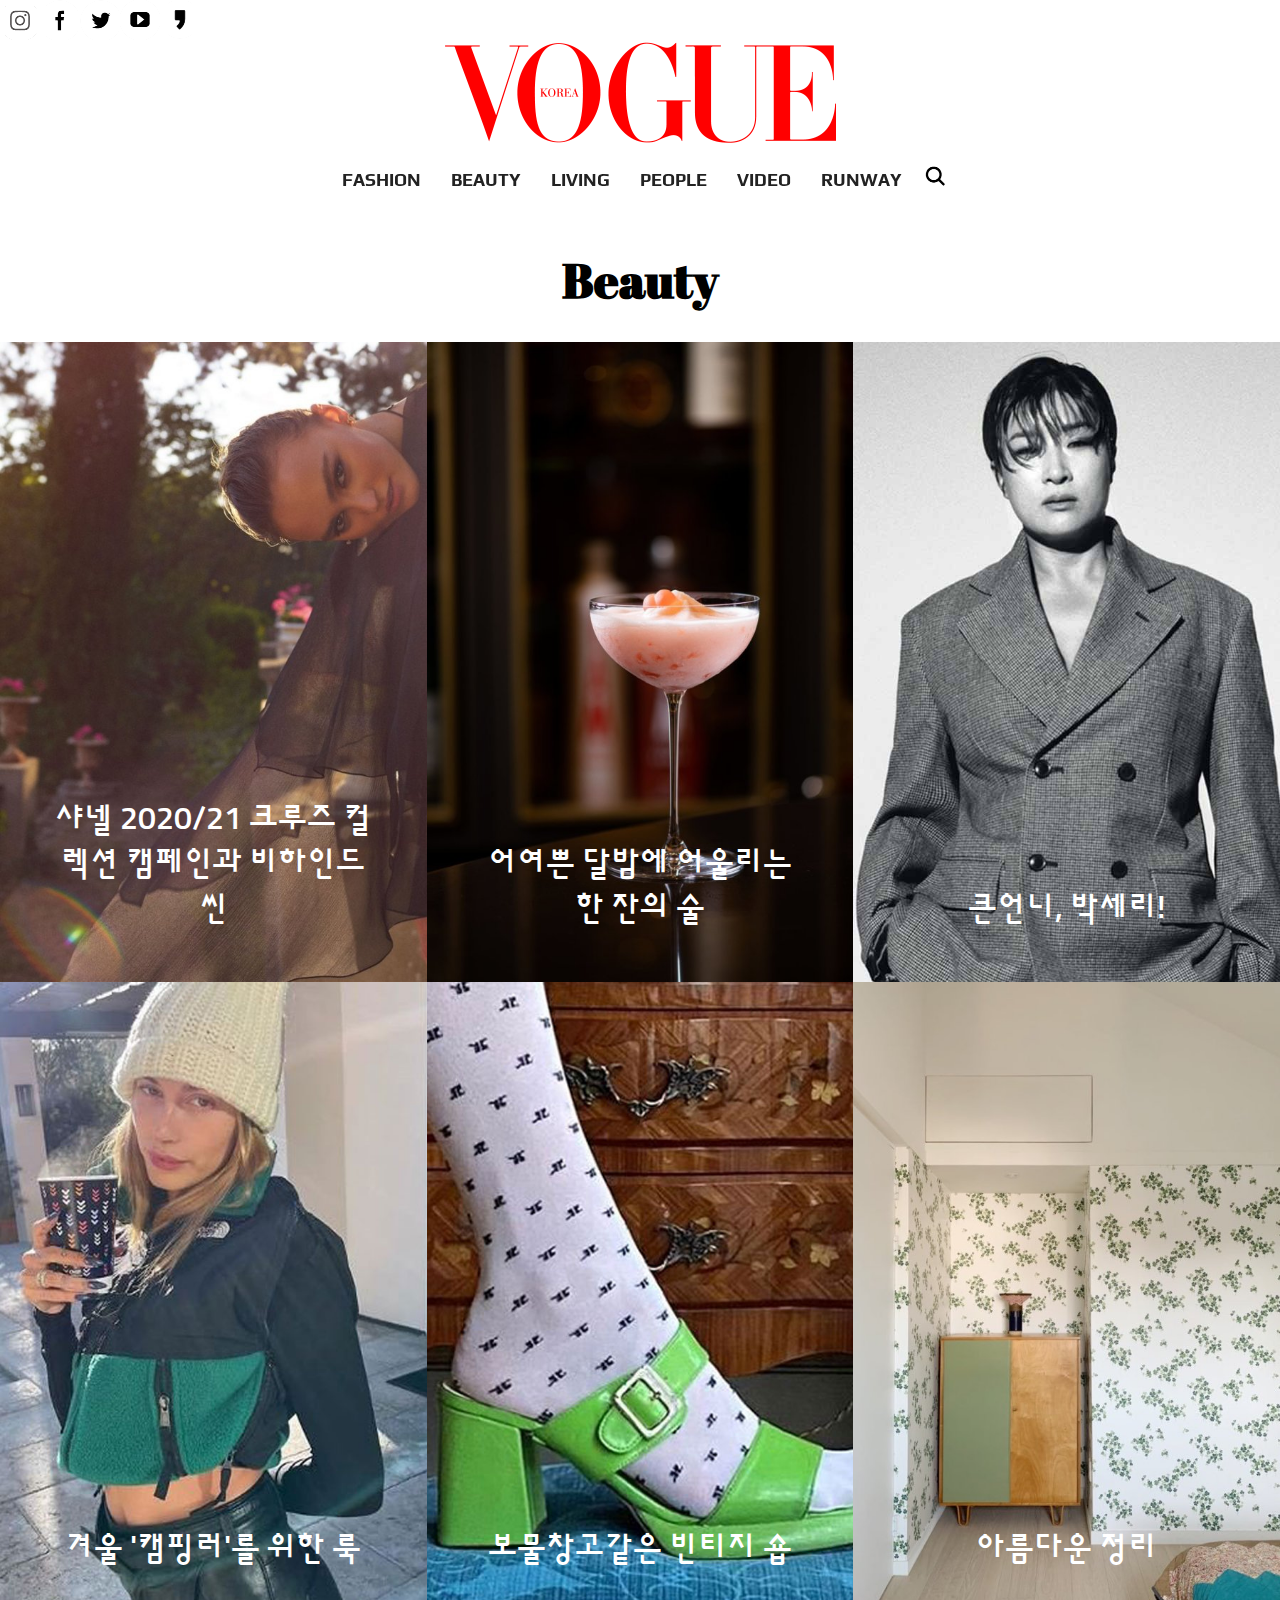
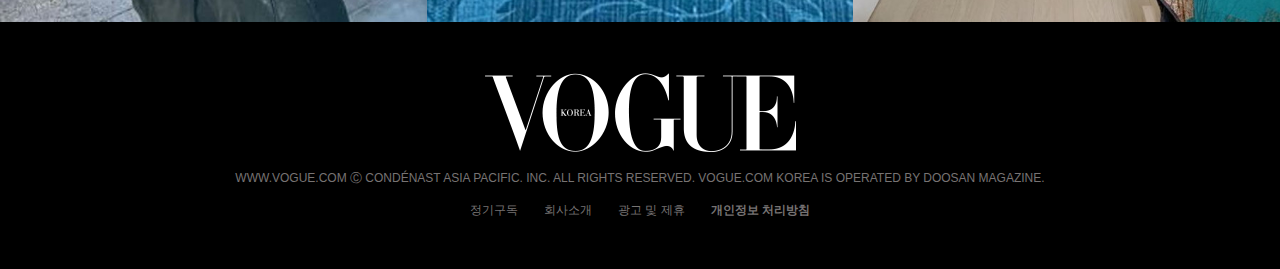
<file: beauty.html>
<!DOCTYPE html>
<html lang="ko">

<head>
    <meta charset="UTF-8">
    <meta name="viewport" content="width=device-width, initial-scale=1.0">
    <link rel="stylesheet" href="css/subpage.css">
    <link rel="stylesheet" href="css/mediaQuery.css">
    <title>BEAUTY</title>
    <script src="js/jquery-3.4.1.min.js"></script>
    <script src="js/jquery-ui.min.js"></script>
    <script src="js/main.js"></script>   
    <script src="js/link.js"></script>
</head>

<body>
    <!--퀵메뉴-->
    <div class="to_top">
        <a href="#" class="top">
            <span class="top_text">TOP</span>
        </a>
    </div>



    <!--헤더영역-->
    <header class="clb">
        <!--sns영역-->
        <div class="sns">
            <ul class="snslink">
                <li><a href=""><span class="ir">인스타</span></a></li>
                <li><a href=""><span class="ir">페이스북</span></a></li>
                <li><a href=""><span class="ir">트위터</span></a></li>
                <li><a href=""><span class="ir">유튜브</span></a></li>
                <li><a href=""><span class="ir">카카오스토리</span></a></li>
            </ul>
        </div>

        <!--로고영역-->
        <div class="logo">
            <h1>
                <a href="">
                    <img src="images/vogue_logo_red.png" alt="보그코리아 로고">
                </a>
            </h1>
        </div>

        <!--GNB영역-->
        <div class="gnb_wrap">
            <nav>
                <ul class="gnb clb">
                    <li><a href="">FASHION</a></li>
                    <li><a href="">BEAUTY</a></li>
                    <li><a href="">LIVING</a></li>
                    <li><a href="">PEOPLE</a></li>
                    <li><a href="">VIDEO</a></li>
                    <li><a href="">RUNWAY</a></li>
                    <button class="Magnifier">
                        <img src="images/Magnifier.png" alt="검색버튼">
                        <img src="images/Magnifier_red.png" alt="검색버튼">
                    </button>
                </ul>
            </nav>
            <button id="ham">≡</button>
        </div>

        <!--1.4.모바일용 검색박스-->
        <div class="mos">
            <div class="mwrap">
                <div id="search">
                    <input type="text">
                </div>
                <button id="sbtn">
                    <img src="images/Magnifier_white.png" alt="검색버튼">
                </button>
            </div>
        </div>
    </header>

    <!--1.5.모바일용 메뉴박스-->
    <div class="mognb">
        <!--모바일네비게이션-->
        <nav id="mognb">
            <ul>
                <li>
                    <a href="#">FASHION</a>
                </li>
                <li>
                    <a href="#">BEAUTY</a>
                </li>
                <li>
                    <a href="#">LIVING</a>
                </li>
                <li>
                    <a href="#">PEOPLE</a>
                </li>
                <li>
                    <a href="#">VIDEO</a>
                </li>
                <li>
                    <a href="#">RUNWAY</a>
                </li>
            </ul>
        </nav>
        <!--sns링크 아이콘 박스-->
        <!--sns영역-->
        
            <ul class="snsico">
                <li><a href=""><span class="ir">인스타</span></a></li>
                <li><a href=""><span class="ir">페이스북</span></a></li>
                <li><a href=""><span class="ir">트위터</span></a></li>
                <li><a href=""><span class="ir">유튜브</span></a></li>
                <li><a href=""><span class="ir">카카오스토리</span></a></li>
            </ul>
        
        <!--매거진박스-->
        <figure class="magbox">
            <a href="#">
                <img src="images/mobmag.jpg" alt="보그잡지표지" class="mag">
            </a>
            <figcaption>
                정기구독을 신청하면 최대 30% 할인혜택을 드립니다!
            </figcaption>
            <button class="magbtn">정기구독 신청</button>
        </figure>
        <!--하단링크박스-->
        <ul class="moblink">
            <li>
                <a href="#">회사소개 /</a>
                <a href="#">광고 및 제휴 /</a>
            </li>
            <li>
                <a href="#"><strong>개인정보 처리방침</strong></a>
            </li>
        </ul>
    </div>
    
    <!--inbox area-->
    <div class="wrap inbox">


        <!--컨텐츠영역-->
        <section class="cont mt">
           <div class="sub_title">
                <h2>Beauty</h2>
            </div>
           
            <ul class="contlist">
                <li class="hover">
                    <a href="http://www.naver.com">
                        <img src="images/cont1.jpg" alt="컨텐츠1">
                        <span class="text">샤넬 2020/21 크루즈 컬렉션 캠페인과 비하인드 씬</span>
                        <!--hover 시 boder변경-->
                        <div class="boder"></div>
                    </a>
                </li>
                <li class="hover">
                    <a href=""><img src="images/cont2.jpg" alt="컨텐츠2">
                        <span class="text">어여쁜 달밤에 어울리는 한 잔의 술</span>
                        <!--hover 시 boder변경-->
                        <div class="boder"></div>
                    </a>
                </li>
                <li class="hover">
                    <a href=""><img src="images/cont3.jpg" alt="컨텐츠3">
                        <span class="text">큰언니, 박세리!</span>
                        <!--hover 시 boder변경-->
                        <div class="boder"></div>
                    </a>
                </li>
            </ul>
            
            <ul class="contlist">
                <li class="hover">
                    <a href="">
                        <img src="images/cont4.jpg" alt="컨텐츠1">
                        <span class="text">겨울 '캠핑러'를 위한 룩</span>
                        <!--hover 시 boder변경-->
                        <div class="boder"></div>
                    </a>
                </li>
                <li class="hover">
                    <a href="">
                        <img src="images/cont5.jpg" alt="컨텐츠2">
                        <span class="text">보물창고같은 빈티지 숍</span>
                        <!--hover 시 boder변경-->
                        <div class="boder"></div>
                    </a>
                </li>
                <li class="hover">
                    <a href=""><img src="images/cont6.jpg" alt="컨텐츠3">
                        <span class="text">아름다운 정리</span>
                        <!--hover 시 boder변경-->
                        <div class="boder"></div>
                    </a>
                </li>
            </ul>
        </section>


        <!--푸터영역-->
        <footer>
            <div class="logo">
                <img src="images/footer_logo.png" alt="보그코리아로고">
            </div>
            <address class="foot1">WWW.VOGUE.COM Ⓒ CONDÉNAST ASIA PACIFIC. INC. ALL RIGHTS RESERVED. VOGUE.COM KOREA IS OPERATED BY DOOSAN MAGAZINE.</address>
            <ul class="foot2">
                <li><a href="">정기구독</a></li>
                <li><a href="">회사소개</a></li>
                <li><a href="">광고 및 제휴</a></li>
                <li><a href=""><b>개인정보 처리방침</b></a></li>
            </ul>
        </footer>

    </div>

</body>

</html>
</file>
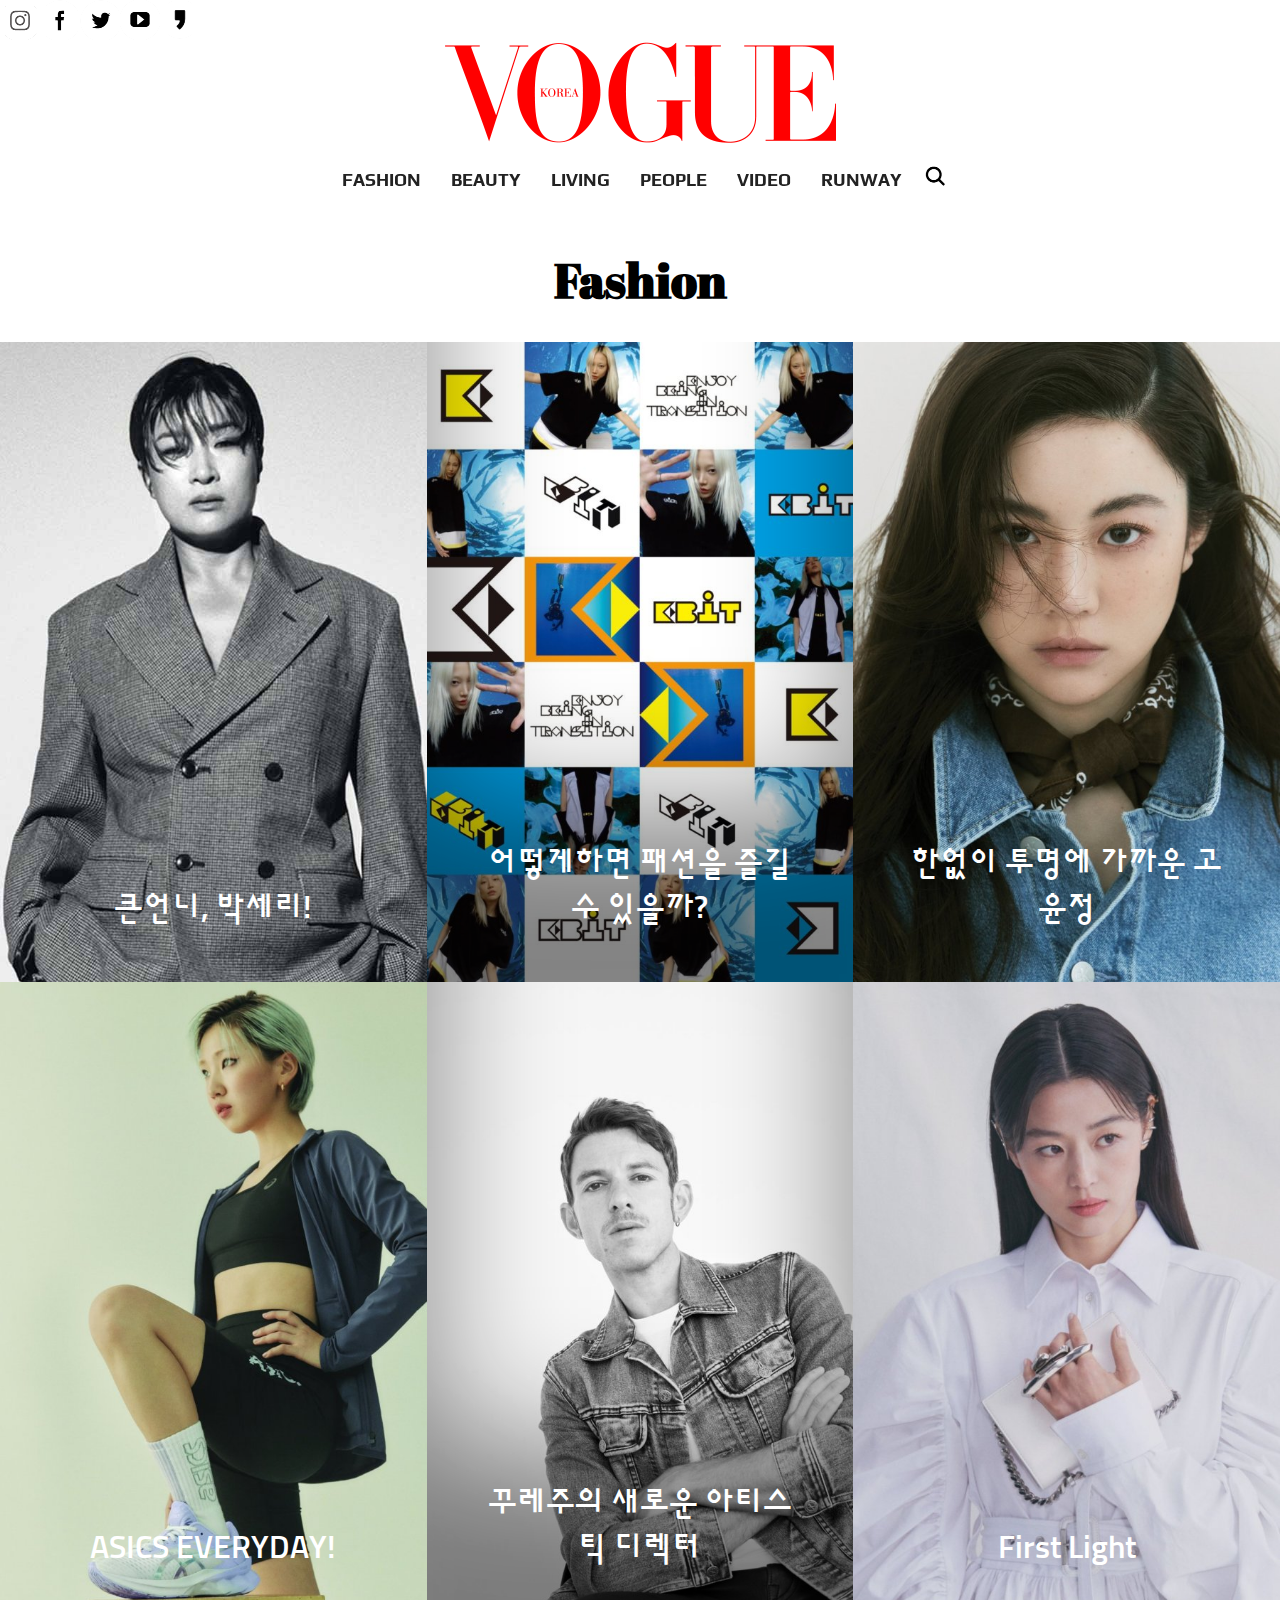
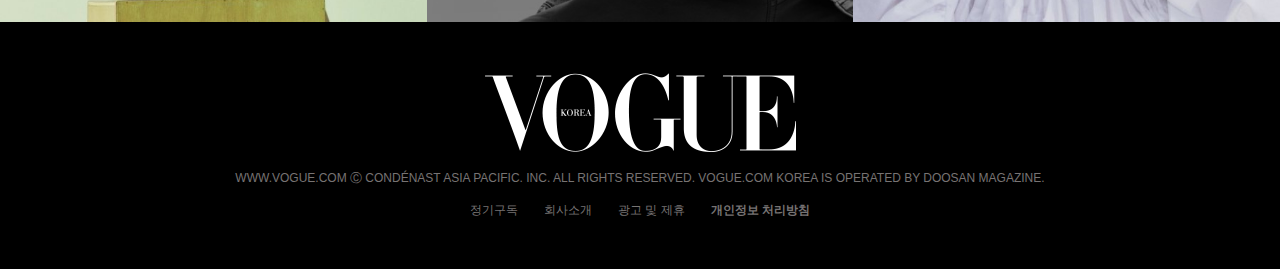
<file: fashion.html>
<!DOCTYPE html>
<html lang="ko">

<head>
    <meta charset="UTF-8">
    <meta name="viewport" content="width=device-width, initial-scale=1.0">
    <link rel="stylesheet" href="css/subpage.css">
    <link rel="stylesheet" href="css/mediaQuery.css">
    <title>FASHION</title>
    <script src="js/jquery-3.4.1.min.js"></script>
    <script src="js/jquery-ui.min.js"></script>
    <script src="js/main.js"></script>   
    <script src="js/link.js"></script>
</head>

<body>
    <!--퀵메뉴-->
    <div class="to_top">
        <a href="#" class="top">
            <span class="top_text">TOP</span>
        </a>
    </div>



    <!--헤더영역-->
    <header class="clb">
        <!--sns영역-->
        <div class="sns">
            <ul class="snslink">
                <li><a href=""><span class="ir">인스타</span></a></li>
                <li><a href=""><span class="ir">페이스북</span></a></li>
                <li><a href=""><span class="ir">트위터</span></a></li>
                <li><a href=""><span class="ir">유튜브</span></a></li>
                <li><a href=""><span class="ir">카카오스토리</span></a></li>
            </ul>
        </div>

        <!--로고영역-->
        <div class="logo">
            <h1>
                <a href="">
                    <img src="images/vogue_logo_red.png" alt="보그코리아 로고">
                </a>
            </h1>
        </div>

       <!--GNB영역-->
        <div class="gnb_wrap">
            <nav>
                <ul class="gnb clb">
                    <li><a href="">FASHION</a></li>
                    <li><a href="">BEAUTY</a></li>
                    <li><a href="">LIVING</a></li>
                    <li><a href="">PEOPLE</a></li>
                    <li><a href="">VIDEO</a></li>
                    <li><a href="">RUNWAY</a></li>
                    <button class="Magnifier">
                        <img src="images/Magnifier.png" alt="검색버튼">
                        <img src="images/Magnifier_red.png" alt="검색버튼">
                    </button>
                </ul>
            </nav>
            <button id="ham">≡</button>
        </div>

        <!--1.4.모바일용 검색박스-->
        <div class="mos">
            <div class="mwrap">
                <div id="search">
                    <input type="text">
                </div>
                <button id="sbtn">
                    <img src="images/Magnifier_white.png" alt="검색버튼">
                </button>
            </div>
        </div>
    </header>

    <!--1.5.모바일용 메뉴박스-->
    <div class="mognb">
        <!--모바일네비게이션-->
        <nav id="mognb">
            <ul>
                <li>
                    <a href="#">FASHION</a>
                </li>
                <li>
                    <a href="#">BEAUTY</a>
                </li>
                <li>
                    <a href="#">LIVING</a>
                </li>
                <li>
                    <a href="#">PEOPLE</a>
                </li>
                <li>
                    <a href="#">VIDEO</a>
                </li>
                <li>
                    <a href="#">RUNWAY</a>
                </li>
            </ul>
        </nav>
        <!--sns링크 아이콘 박스-->
        <!--sns영역-->
        
            <ul class="snsico">
                <li><a href=""><span class="ir">인스타</span></a></li>
                <li><a href=""><span class="ir">페이스북</span></a></li>
                <li><a href=""><span class="ir">트위터</span></a></li>
                <li><a href=""><span class="ir">유튜브</span></a></li>
                <li><a href=""><span class="ir">카카오스토리</span></a></li>
            </ul>
        
        <!--매거진박스-->
        <figure class="magbox">
            <a href="#">
                <img src="images/mobmag.jpg" alt="보그잡지표지" class="mag">
            </a>
            <figcaption>
                정기구독을 신청하면 최대 30% 할인혜택을 드립니다!
            </figcaption>
            <button class="magbtn">정기구독 신청</button>
        </figure>
        <!--하단링크박스-->
        <ul class="moblink">
            <li>
                <a href="#">회사소개 /</a>
                <a href="#">광고 및 제휴 /</a>
            </li>
            <li>
                <a href="#"><strong>개인정보 처리방침</strong></a>
            </li>
        </ul>
    </div>
    
    
    <!--inbox area-->
    <div class="wrap inbox">


        <!--컨텐츠영역-->
        <section class="cont mt">
           <div class="sub_title">
                <h2>Fashion</h2>
            </div>
           
            <ul class="contlist">
                <li class="hover">
                    <a href=""><img src="images/cont3.jpg" alt="컨텐츠3">
                        <span class="text">큰언니, 박세리!</span>
                        <!--hover 시 boder변경-->
                        <div class="boder"></div>
                    </a>
                </li>
                <li class="hover">
                    <a href="">
                        <img src="images/fash2.jpg" alt="컨텐츠1" >
                        <div class="shadow"></div>
                        <span class="text">어떻게하면 패션을 즐길 수 있을까?</span>
                        <!--hover 시 boder변경-->
                        <div class="boder"></div>
                    </a>
                </li>
                <li class="hover">
                    <a href=""><img src="images/fash3.jpg" alt="컨텐츠2">
                        <span class="text">한없이 투명에 가까운 고윤정</span>
                        <!--hover 시 boder변경-->
                        <div class="boder"></div>
                    </a>
                </li>
            </ul>
            
            <ul class="contlist">
                <li class="hover">
                    <a href="">
                        <img src="images/fash4.jpg" alt="컨텐츠1">
                        <span class="text">ASICS EVERYDAY!</span>
                        <!--hover 시 boder변경-->
                        <div class="boder"></div>
                    </a>
                </li>
                <li class="hover">
                    <a href="">
                        <img src="images/fash5.jpg" alt="컨텐츠2">
                        <div class="shadow"></div>
                        <span class="text">꾸레주의 새로운 아티스틱 디렉터</span>
                        <!--hover 시 boder변경-->
                        <div class="boder"></div>
                    </a>
                </li>
                <li class="hover">
                    <a href=""><img src="images/fash6.jpg" alt="컨텐츠3">
                        <span class="text">First Light</span>
                        <!--hover 시 boder변경-->
                        <div class="boder"></div>
                    </a>
                </li>
            </ul>
        </section>


        <!--푸터영역-->
        <footer>
            <div class="logo">
                <img src="images/footer_logo.png" alt="보그코리아로고">
            </div>
            <address class="foot1">WWW.VOGUE.COM Ⓒ CONDÉNAST ASIA PACIFIC. INC. ALL RIGHTS RESERVED. VOGUE.COM KOREA IS OPERATED BY DOOSAN MAGAZINE.</address>
            <ul class="foot2">
                <li><a href="">정기구독</a></li>
                <li><a href="">회사소개</a></li>
                <li><a href="">광고 및 제휴</a></li>
                <li><a href=""><b>개인정보 처리방침</b></a></li>
            </ul>
        </footer>

    </div>

</body>

</html>
</file>
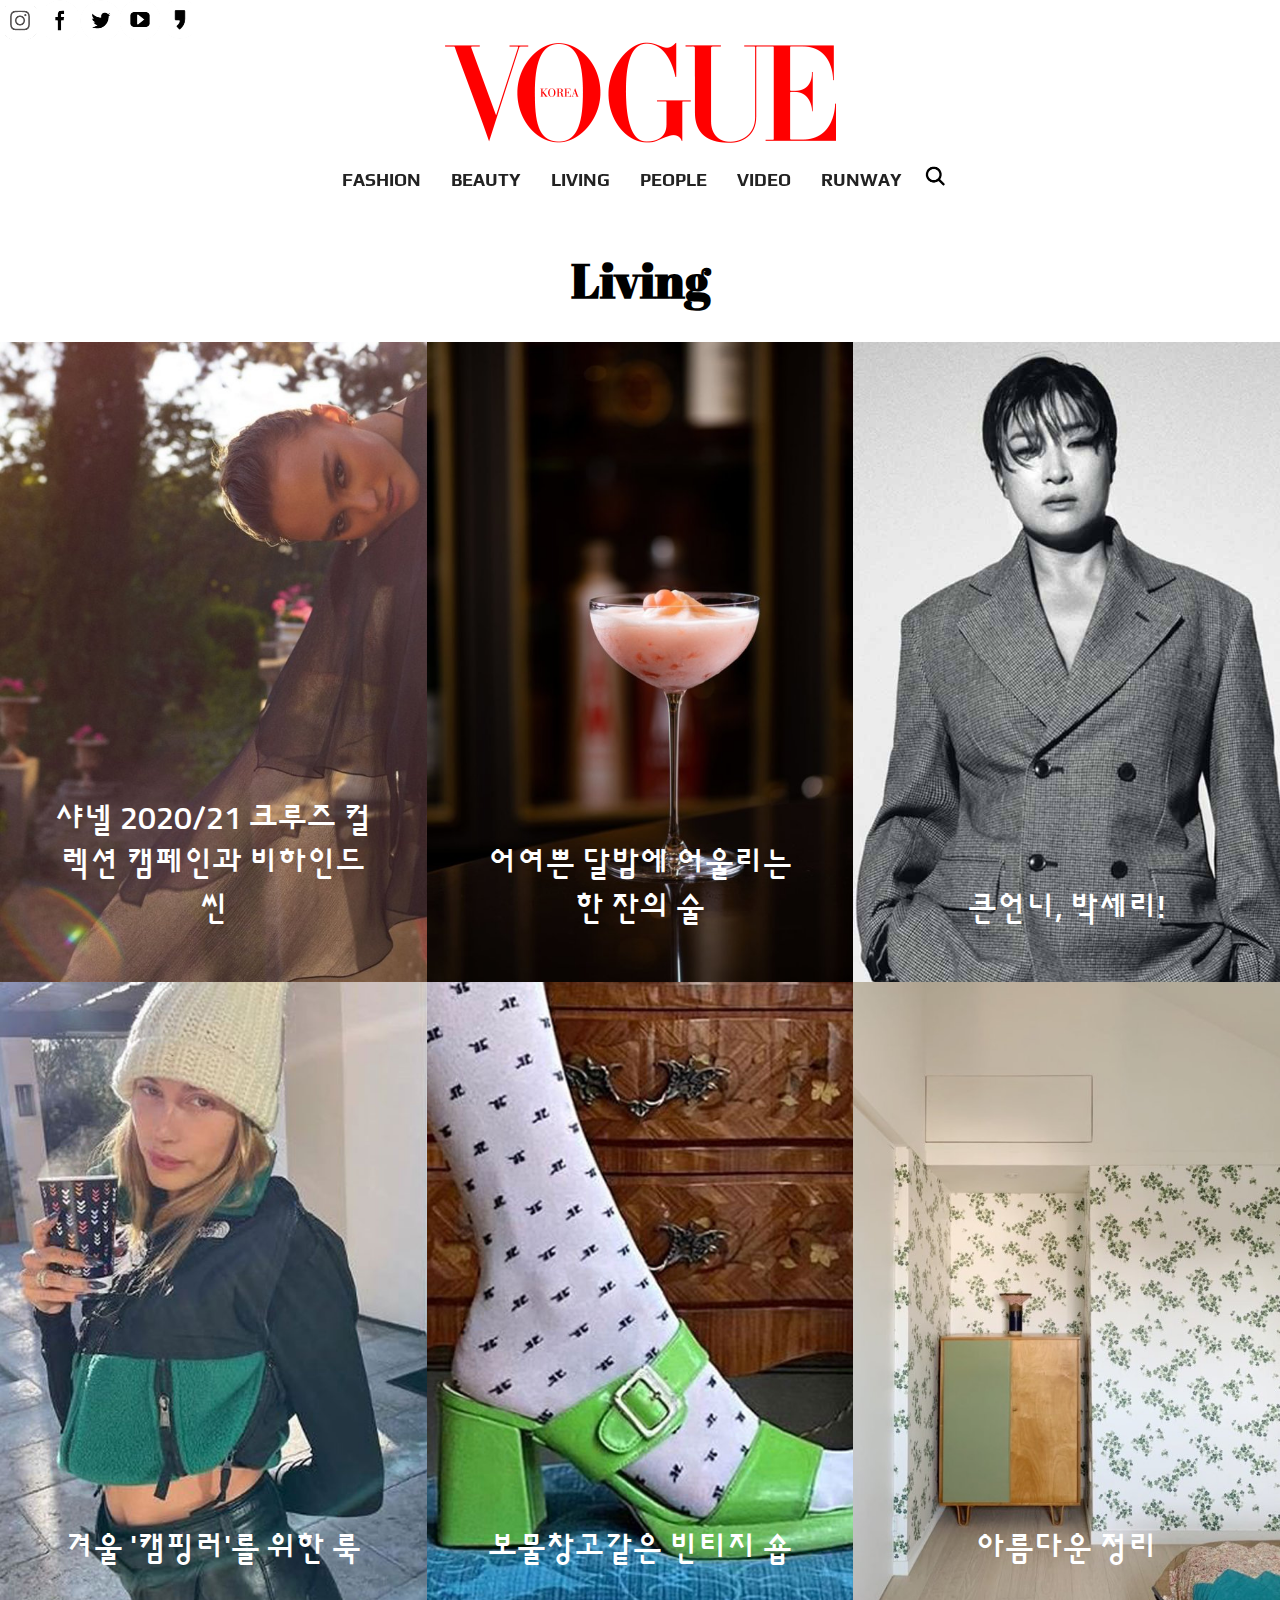
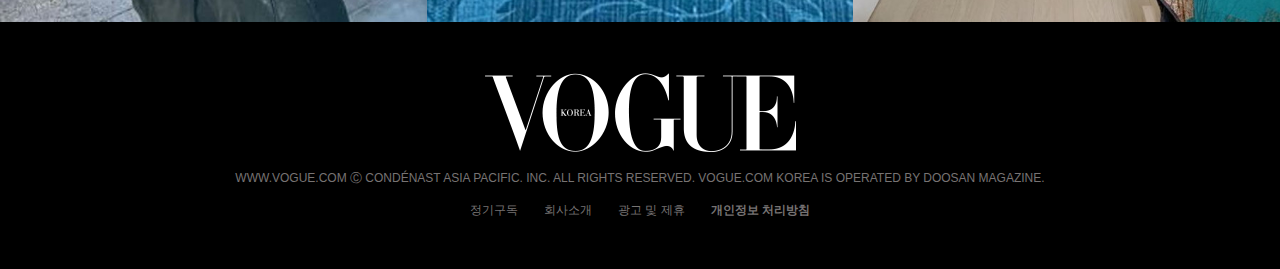
<file: living.html>
<!DOCTYPE html>
<html lang="ko">

<head>
    <meta charset="UTF-8">
    <meta name="viewport" content="width=device-width, initial-scale=1.0">
    <link rel="stylesheet" href="css/subpage.css">
    <link rel="stylesheet" href="css/mediaQuery.css">
    <title>LIVING</title>
    <script src="js/jquery-3.4.1.min.js"></script>
    <script src="js/jquery-ui.min.js"></script>
    <script src="js/main.js"></script>   
    <script src="js/link.js"></script>
</head>

<body>
    <!--퀵메뉴-->
    <div class="to_top">
        <a href="#" class="top">
            <span class="top_text">TOP</span>
        </a>
    </div>



    <!--헤더영역-->
    <header class="clb">
        <!--sns영역-->
        <div class="sns">
            <ul class="snslink">
                <li><a href=""><span class="ir">인스타</span></a></li>
                <li><a href=""><span class="ir">페이스북</span></a></li>
                <li><a href=""><span class="ir">트위터</span></a></li>
                <li><a href=""><span class="ir">유튜브</span></a></li>
                <li><a href=""><span class="ir">카카오스토리</span></a></li>
            </ul>
        </div>

        <!--로고영역-->
        <div class="logo">
            <h1>
                <a href="">
                    <img src="images/vogue_logo_red.png" alt="보그코리아 로고">
                </a>
            </h1>
        </div>

        <!--GNB영역-->
        <div class="gnb_wrap">
            <nav>
                <ul class="gnb clb">
                    <li><a href="">FASHION</a></li>
                    <li><a href="">BEAUTY</a></li>
                    <li><a href="">LIVING</a></li>
                    <li><a href="">PEOPLE</a></li>
                    <li><a href="">VIDEO</a></li>
                    <li><a href="">RUNWAY</a></li>
                    <button class="Magnifier">
                        <img src="images/Magnifier.png" alt="검색버튼">
                        <img src="images/Magnifier_red.png" alt="검색버튼">
                    </button>
                </ul>
            </nav>
            <button id="ham">≡</button>
        </div>

        <!--1.4.모바일용 검색박스-->
        <div class="mos">
            <div class="mwrap">
                <div id="search">
                    <input type="text">
                </div>
                <button id="sbtn">
                    <img src="images/Magnifier_white.png" alt="검색버튼">
                </button>
            </div>
        </div>
    </header>

    <!--1.5.모바일용 메뉴박스-->
    <div class="mognb">
        <!--모바일네비게이션-->
        <nav id="mognb">
            <ul>
                <li>
                    <a href="#">FASHION</a>
                </li>
                <li>
                    <a href="#">BEAUTY</a>
                </li>
                <li>
                    <a href="#">LIVING</a>
                </li>
                <li>
                    <a href="#">PEOPLE</a>
                </li>
                <li>
                    <a href="#">VIDEO</a>
                </li>
                <li>
                    <a href="#">RUNWAY</a>
                </li>
            </ul>
        </nav>
        <!--sns링크 아이콘 박스-->
        <!--sns영역-->
        
            <ul class="snsico">
                <li><a href=""><span class="ir">인스타</span></a></li>
                <li><a href=""><span class="ir">페이스북</span></a></li>
                <li><a href=""><span class="ir">트위터</span></a></li>
                <li><a href=""><span class="ir">유튜브</span></a></li>
                <li><a href=""><span class="ir">카카오스토리</span></a></li>
            </ul>
        
        <!--매거진박스-->
        <figure class="magbox">
            <a href="#">
                <img src="images/mobmag.jpg" alt="보그잡지표지" class="mag">
            </a>
            <figcaption>
                정기구독을 신청하면 최대 30% 할인혜택을 드립니다!
            </figcaption>
            <button class="magbtn">정기구독 신청</button>
        </figure>
        <!--하단링크박스-->
        <ul class="moblink">
            <li>
                <a href="#">회사소개 /</a>
                <a href="#">광고 및 제휴 /</a>
            </li>
            <li>
                <a href="#"><strong>개인정보 처리방침</strong></a>
            </li>
        </ul>
    </div>
    
    
    <!--inbox area-->
    <div class="wrap inbox">


        <!--컨텐츠영역-->
        <section class="cont mt">
           <div class="sub_title">
                <h2>Living</h2>
            </div>
           
            <ul class="contlist">
                <li class="hover">
                    <a href="http://www.naver.com">
                        <img src="images/cont1.jpg" alt="컨텐츠1">
                        <span class="text">샤넬 2020/21 크루즈 컬렉션 캠페인과 비하인드 씬</span>
                        <!--hover 시 boder변경-->
                        <div class="boder"></div>
                    </a>
                </li>
                <li class="hover">
                    <a href=""><img src="images/cont2.jpg" alt="컨텐츠2">
                        <span class="text">어여쁜 달밤에 어울리는 한 잔의 술</span>
                        <!--hover 시 boder변경-->
                        <div class="boder"></div>
                    </a>
                </li>
                <li class="hover">
                    <a href=""><img src="images/cont3.jpg" alt="컨텐츠3">
                        <span class="text">큰언니, 박세리!</span>
                        <!--hover 시 boder변경-->
                        <div class="boder"></div>
                    </a>
                </li>
            </ul>
            
            <ul class="contlist">
                <li class="hover">
                    <a href="">
                        <img src="images/cont4.jpg" alt="컨텐츠1">
                        <span class="text">겨울 '캠핑러'를 위한 룩</span>
                        <!--hover 시 boder변경-->
                        <div class="boder"></div>
                    </a>
                </li>
                <li class="hover">
                    <a href="">
                        <img src="images/cont5.jpg" alt="컨텐츠2">
                        <span class="text">보물창고같은 빈티지 숍</span>
                        <!--hover 시 boder변경-->
                        <div class="boder"></div>
                    </a>
                </li>
                <li class="hover">
                    <a href=""><img src="images/cont6.jpg" alt="컨텐츠3">
                        <span class="text">아름다운 정리</span>
                        <!--hover 시 boder변경-->
                        <div class="boder"></div>
                    </a>
                </li>
            </ul>
        </section>


        <!--푸터영역-->
        <footer>
            <div class="logo">
                <img src="images/footer_logo.png" alt="보그코리아로고">
            </div>
            <address class="foot1">WWW.VOGUE.COM Ⓒ CONDÉNAST ASIA PACIFIC. INC. ALL RIGHTS RESERVED. VOGUE.COM KOREA IS OPERATED BY DOOSAN MAGAZINE.</address>
            <ul class="foot2">
                <li><a href="">정기구독</a></li>
                <li><a href="">회사소개</a></li>
                <li><a href="">광고 및 제휴</a></li>
                <li><a href=""><b>개인정보 처리방침</b></a></li>
            </ul>
        </footer>

    </div>

</body>

</html>
</file>
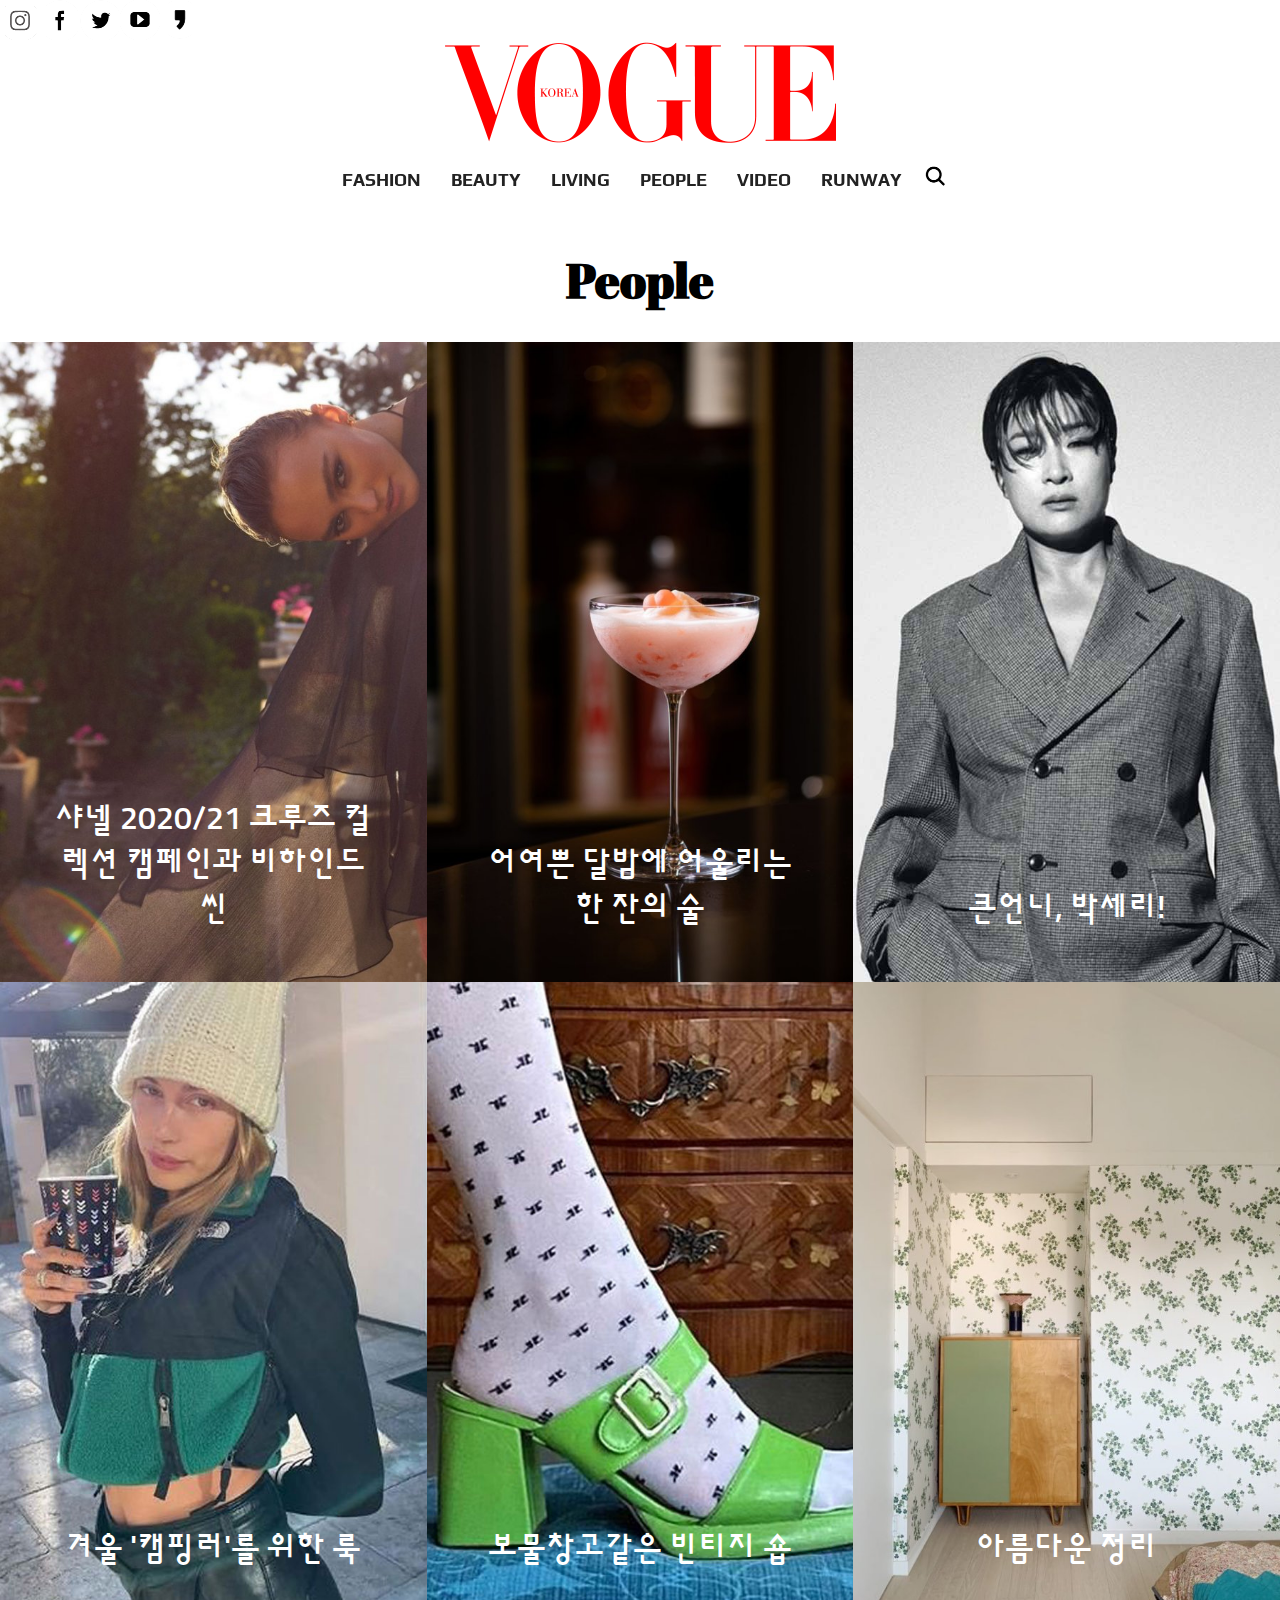
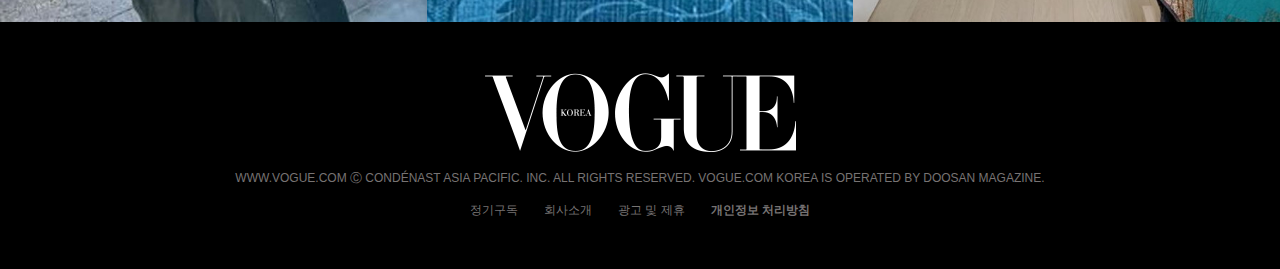
<file: people.html>
<!DOCTYPE html>
<html lang="ko">

<head>
    <meta charset="UTF-8">
    <meta name="viewport" content="width=device-width, initial-scale=1.0">
    <link rel="stylesheet" href="css/subpage.css">
    <link rel="stylesheet" href="css/mediaQuery.css">
    <title>PEOPLE</title>
    <script src="js/jquery-3.4.1.min.js"></script>
    <script src="js/jquery-ui.min.js"></script>
    <script src="js/main.js"></script>   
    <script src="js/link.js"></script>
</head>

<body>
    <!--퀵메뉴-->
    <div class="to_top">
        <a href="#" class="top">
            <span class="top_text">TOP</span>
        </a>
    </div>



    <!--헤더영역-->
    <header class="clb">
        <!--sns영역-->
        <div class="sns">
            <ul class="snslink">
                <li><a href=""><span class="ir">인스타</span></a></li>
                <li><a href=""><span class="ir">페이스북</span></a></li>
                <li><a href=""><span class="ir">트위터</span></a></li>
                <li><a href=""><span class="ir">유튜브</span></a></li>
                <li><a href=""><span class="ir">카카오스토리</span></a></li>
            </ul>
        </div>

        <!--로고영역-->
        <div class="logo">
            <h1>
                <a href="">
                    <img src="images/vogue_logo_red.png" alt="보그코리아 로고">
                </a>
            </h1>
        </div>

        <!--GNB영역-->
        <div class="gnb_wrap">
            <nav>
                <ul class="gnb clb">
                    <li><a href="">FASHION</a></li>
                    <li><a href="">BEAUTY</a></li>
                    <li><a href="">LIVING</a></li>
                    <li><a href="">PEOPLE</a></li>
                    <li><a href="">VIDEO</a></li>
                    <li><a href="">RUNWAY</a></li>
                    <button class="Magnifier">
                        <img src="images/Magnifier.png" alt="검색버튼">
                        <img src="images/Magnifier_red.png" alt="검색버튼">
                    </button>
                </ul>
            </nav>
            <button id="ham">≡</button>
        </div>

        <!--1.4.모바일용 검색박스-->
        <div class="mos">
            <div class="mwrap">
                <div id="search">
                    <input type="text">
                </div>
                <button id="sbtn">
                    <img src="images/Magnifier_white.png" alt="검색버튼">
                </button>
            </div>
        </div>
    </header>

    <!--1.5.모바일용 메뉴박스-->
    <div class="mognb">
        <!--모바일네비게이션-->
        <nav id="mognb">
            <ul>
                <li>
                    <a href="#">FASHION</a>
                </li>
                <li>
                    <a href="#">BEAUTY</a>
                </li>
                <li>
                    <a href="#">LIVING</a>
                </li>
                <li>
                    <a href="#">PEOPLE</a>
                </li>
                <li>
                    <a href="#">VIDEO</a>
                </li>
                <li>
                    <a href="#">RUNWAY</a>
                </li>
            </ul>
        </nav>
        <!--sns링크 아이콘 박스-->
        <!--sns영역-->
        
            <ul class="snsico">
                <li><a href=""><span class="ir">인스타</span></a></li>
                <li><a href=""><span class="ir">페이스북</span></a></li>
                <li><a href=""><span class="ir">트위터</span></a></li>
                <li><a href=""><span class="ir">유튜브</span></a></li>
                <li><a href=""><span class="ir">카카오스토리</span></a></li>
            </ul>
        
        <!--매거진박스-->
        <figure class="magbox">
            <a href="#">
                <img src="images/mobmag.jpg" alt="보그잡지표지" class="mag">
            </a>
            <figcaption>
                정기구독을 신청하면 최대 30% 할인혜택을 드립니다!
            </figcaption>
            <button class="magbtn">정기구독 신청</button>
        </figure>
        <!--하단링크박스-->
        <ul class="moblink">
            <li>
                <a href="#">회사소개 /</a>
                <a href="#">광고 및 제휴 /</a>
            </li>
            <li>
                <a href="#"><strong>개인정보 처리방침</strong></a>
            </li>
        </ul>
    </div>
    
    
    <!--inbox area-->
    <div class="wrap inbox">


        <!--컨텐츠영역-->
        <section class="cont mt">
           <div class="sub_title">
                <h2>People</h2>
            </div>
           
            <ul class="contlist">
                <li class="hover">
                    <a href="http://www.naver.com">
                        <img src="images/cont1.jpg" alt="컨텐츠1">
                        <span class="text">샤넬 2020/21 크루즈 컬렉션 캠페인과 비하인드 씬</span>
                        <!--hover 시 boder변경-->
                        <div class="boder"></div>
                    </a>
                </li>
                <li class="hover">
                    <a href=""><img src="images/cont2.jpg" alt="컨텐츠2">
                        <span class="text">어여쁜 달밤에 어울리는 한 잔의 술</span>
                        <!--hover 시 boder변경-->
                        <div class="boder"></div>
                    </a>
                </li>
                <li class="hover">
                    <a href=""><img src="images/cont3.jpg" alt="컨텐츠3">
                        <span class="text">큰언니, 박세리!</span>
                        <!--hover 시 boder변경-->
                        <div class="boder"></div>
                    </a>
                </li>
            </ul>
            
            <ul class="contlist">
                <li class="hover">
                    <a href="">
                        <img src="images/cont4.jpg" alt="컨텐츠1">
                        <span class="text">겨울 '캠핑러'를 위한 룩</span>
                        <!--hover 시 boder변경-->
                        <div class="boder"></div>
                    </a>
                </li>
                <li class="hover">
                    <a href="">
                        <img src="images/cont5.jpg" alt="컨텐츠2">
                        <span class="text">보물창고같은 빈티지 숍</span>
                        <!--hover 시 boder변경-->
                        <div class="boder"></div>
                    </a>
                </li>
                <li class="hover">
                    <a href=""><img src="images/cont6.jpg" alt="컨텐츠3">
                        <span class="text">아름다운 정리</span>
                        <!--hover 시 boder변경-->
                        <div class="boder"></div>
                    </a>
                </li>
            </ul>
        </section>


        <!--푸터영역-->
        <footer>
            <div class="logo">
                <img src="images/footer_logo.png" alt="보그코리아로고">
            </div>
            <address class="foot1">WWW.VOGUE.COM Ⓒ CONDÉNAST ASIA PACIFIC. INC. ALL RIGHTS RESERVED. VOGUE.COM KOREA IS OPERATED BY DOOSAN MAGAZINE.</address>
            <ul class="foot2">
                <li><a href="">정기구독</a></li>
                <li><a href="">회사소개</a></li>
                <li><a href="">광고 및 제휴</a></li>
                <li><a href=""><b>개인정보 처리방침</b></a></li>
            </ul>
        </footer>

    </div>

</body>

</html>
</file>
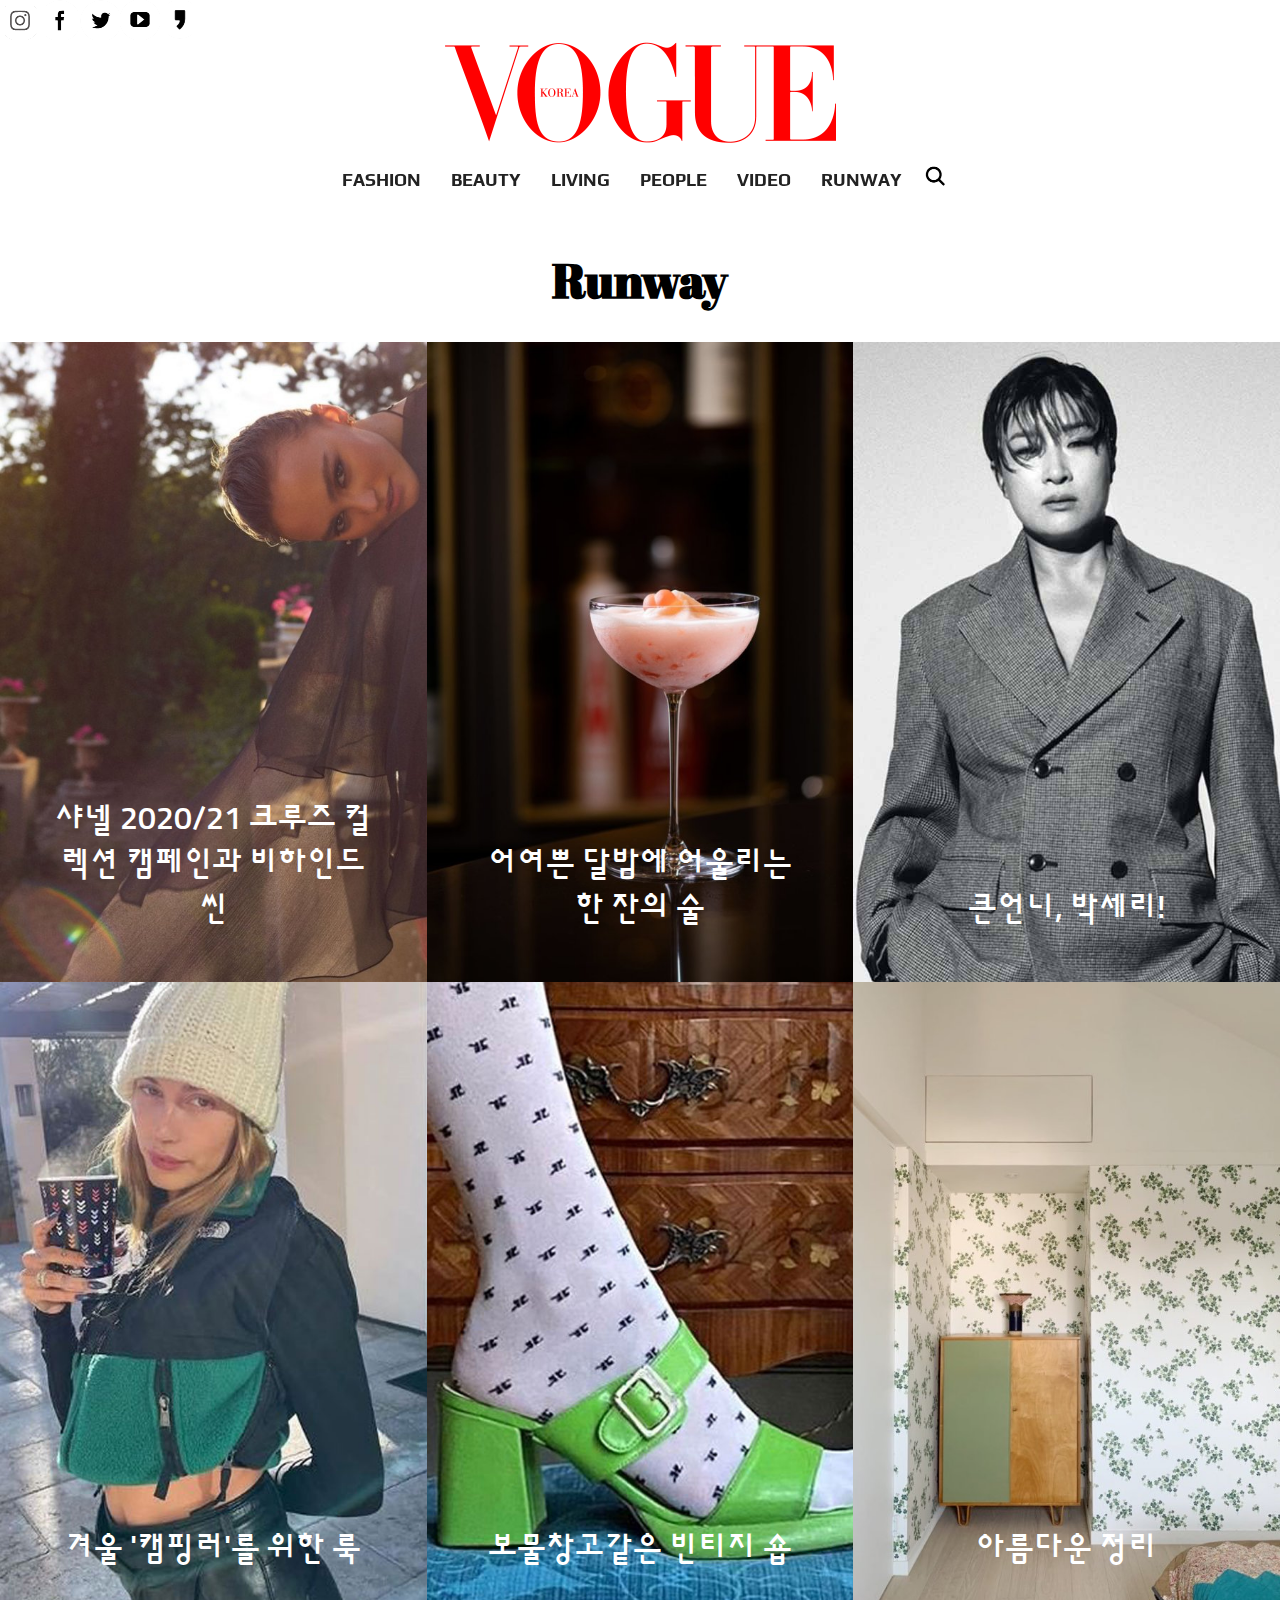
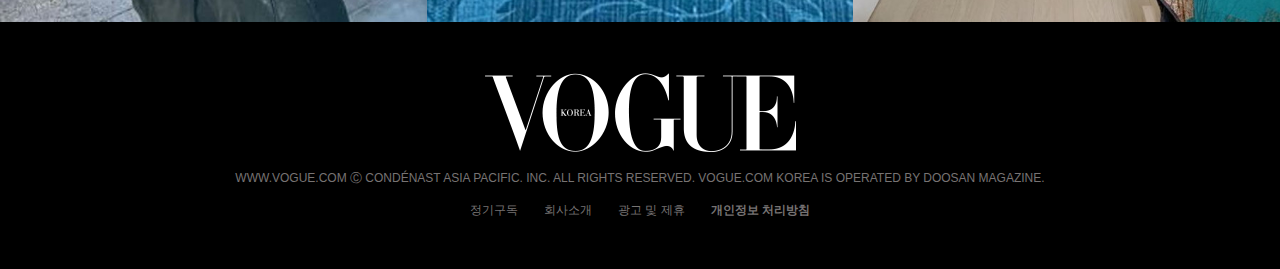
<file: runway.html>
<!DOCTYPE html>
<html lang="ko">

<head>
    <meta charset="UTF-8">
    <meta name="viewport" content="width=device-width, initial-scale=1.0">
    <link rel="stylesheet" href="css/subpage.css">
    <link rel="stylesheet" href="css/mediaQuery.css">
    <title>RUNWAY</title>
    <script src="js/jquery-3.4.1.min.js"></script>
    <script src="js/jquery-ui.min.js"></script>
    <script src="js/main.js"></script>   
    <script src="js/link.js"></script>
</head>

<body>
    <!--퀵메뉴-->
    <div class="to_top">
        <a href="#" class="top">
            <span class="top_text">TOP</span>
        </a>
    </div>



    <!--헤더영역-->
    <header class="clb">
        <!--sns영역-->
        <div class="sns">
            <ul class="snslink">
                <li><a href=""><span class="ir">인스타</span></a></li>
                <li><a href=""><span class="ir">페이스북</span></a></li>
                <li><a href=""><span class="ir">트위터</span></a></li>
                <li><a href=""><span class="ir">유튜브</span></a></li>
                <li><a href=""><span class="ir">카카오스토리</span></a></li>
            </ul>
        </div>

        <!--로고영역-->
        <div class="logo">
            <h1>
                <a href="">
                    <img src="images/vogue_logo_red.png" alt="보그코리아 로고">
                </a>
            </h1>
        </div>

        <!--GNB영역-->
        <div class="gnb_wrap">
            <nav>
                <ul class="gnb clb">
                    <li><a href="">FASHION</a></li>
                    <li><a href="">BEAUTY</a></li>
                    <li><a href="">LIVING</a></li>
                    <li><a href="">PEOPLE</a></li>
                    <li><a href="">VIDEO</a></li>
                    <li><a href="">RUNWAY</a></li>
                    <button class="Magnifier">
                        <img src="images/Magnifier.png" alt="검색버튼">
                        <img src="images/Magnifier_red.png" alt="검색버튼">
                    </button>
                </ul>
            </nav>
            <button id="ham">≡</button>
        </div>

        <!--1.4.모바일용 검색박스-->
        <div class="mos">
            <div class="mwrap">
                <div id="search">
                    <input type="text">
                </div>
                <button id="sbtn">
                    <img src="images/Magnifier_white.png" alt="검색버튼">
                </button>
            </div>
        </div>
    </header>

    <!--1.5.모바일용 메뉴박스-->
    <div class="mognb">
        <!--모바일네비게이션-->
        <nav id="mognb">
            <ul>
                <li>
                    <a href="#">FASHION</a>
                </li>
                <li>
                    <a href="#">BEAUTY</a>
                </li>
                <li>
                    <a href="#">LIVING</a>
                </li>
                <li>
                    <a href="#">PEOPLE</a>
                </li>
                <li>
                    <a href="#">VIDEO</a>
                </li>
                <li>
                    <a href="#">RUNWAY</a>
                </li>
            </ul>
        </nav>
        <!--sns링크 아이콘 박스-->
        <!--sns영역-->
        
            <ul class="snsico">
                <li><a href=""><span class="ir">인스타</span></a></li>
                <li><a href=""><span class="ir">페이스북</span></a></li>
                <li><a href=""><span class="ir">트위터</span></a></li>
                <li><a href=""><span class="ir">유튜브</span></a></li>
                <li><a href=""><span class="ir">카카오스토리</span></a></li>
            </ul>
        
        <!--매거진박스-->
        <figure class="magbox">
            <a href="#">
                <img src="images/mobmag.jpg" alt="보그잡지표지" class="mag">
            </a>
            <figcaption>
                정기구독을 신청하면 최대 30% 할인혜택을 드립니다!
            </figcaption>
            <button class="magbtn">정기구독 신청</button>
        </figure>
        <!--하단링크박스-->
        <ul class="moblink">
            <li>
                <a href="#">회사소개 /</a>
                <a href="#">광고 및 제휴 /</a>
            </li>
            <li>
                <a href="#"><strong>개인정보 처리방침</strong></a>
            </li>
        </ul>
    </div>
    
    
    <!--inbox area-->
    <div class="wrap inbox">


        <!--컨텐츠영역-->
        <section class="cont mt">
           <div class="sub_title">
                <h2>Runway</h2>
            </div>
           
            <ul class="contlist">
                <li class="hover">
                    <a href="http://www.naver.com">
                        <img src="images/cont1.jpg" alt="컨텐츠1">
                        <span class="text">샤넬 2020/21 크루즈 컬렉션 캠페인과 비하인드 씬</span>
                        <!--hover 시 boder변경-->
                        <div class="boder"></div>
                    </a>
                </li>
                <li class="hover">
                    <a href=""><img src="images/cont2.jpg" alt="컨텐츠2">
                        <span class="text">어여쁜 달밤에 어울리는 한 잔의 술</span>
                        <!--hover 시 boder변경-->
                        <div class="boder"></div>
                    </a>
                </li>
                <li class="hover">
                    <a href=""><img src="images/cont3.jpg" alt="컨텐츠3">
                        <span class="text">큰언니, 박세리!</span>
                        <!--hover 시 boder변경-->
                        <div class="boder"></div>
                    </a>
                </li>
            </ul>
            
            <ul class="contlist">
                <li class="hover">
                    <a href="">
                        <img src="images/cont4.jpg" alt="컨텐츠1">
                        <span class="text">겨울 '캠핑러'를 위한 룩</span>
                        <!--hover 시 boder변경-->
                        <div class="boder"></div>
                    </a>
                </li>
                <li class="hover">
                    <a href="">
                        <img src="images/cont5.jpg" alt="컨텐츠2">
                        <span class="text">보물창고같은 빈티지 숍</span>
                        <!--hover 시 boder변경-->
                        <div class="boder"></div>
                    </a>
                </li>
                <li class="hover">
                    <a href=""><img src="images/cont6.jpg" alt="컨텐츠3">
                        <span class="text">아름다운 정리</span>
                        <!--hover 시 boder변경-->
                        <div class="boder"></div>
                    </a>
                </li>
            </ul>
        </section>


        <!--푸터영역-->
        <footer>
            <div class="logo">
                <img src="images/footer_logo.png" alt="보그코리아로고">
            </div>
            <address class="foot1">WWW.VOGUE.COM Ⓒ CONDÉNAST ASIA PACIFIC. INC. ALL RIGHTS RESERVED. VOGUE.COM KOREA IS OPERATED BY DOOSAN MAGAZINE.</address>
            <ul class="foot2">
                <li><a href="">정기구독</a></li>
                <li><a href="">회사소개</a></li>
                <li><a href="">광고 및 제휴</a></li>
                <li><a href=""><b>개인정보 처리방침</b></a></li>
            </ul>
        </footer>

    </div>

</body>

</html>
</file>
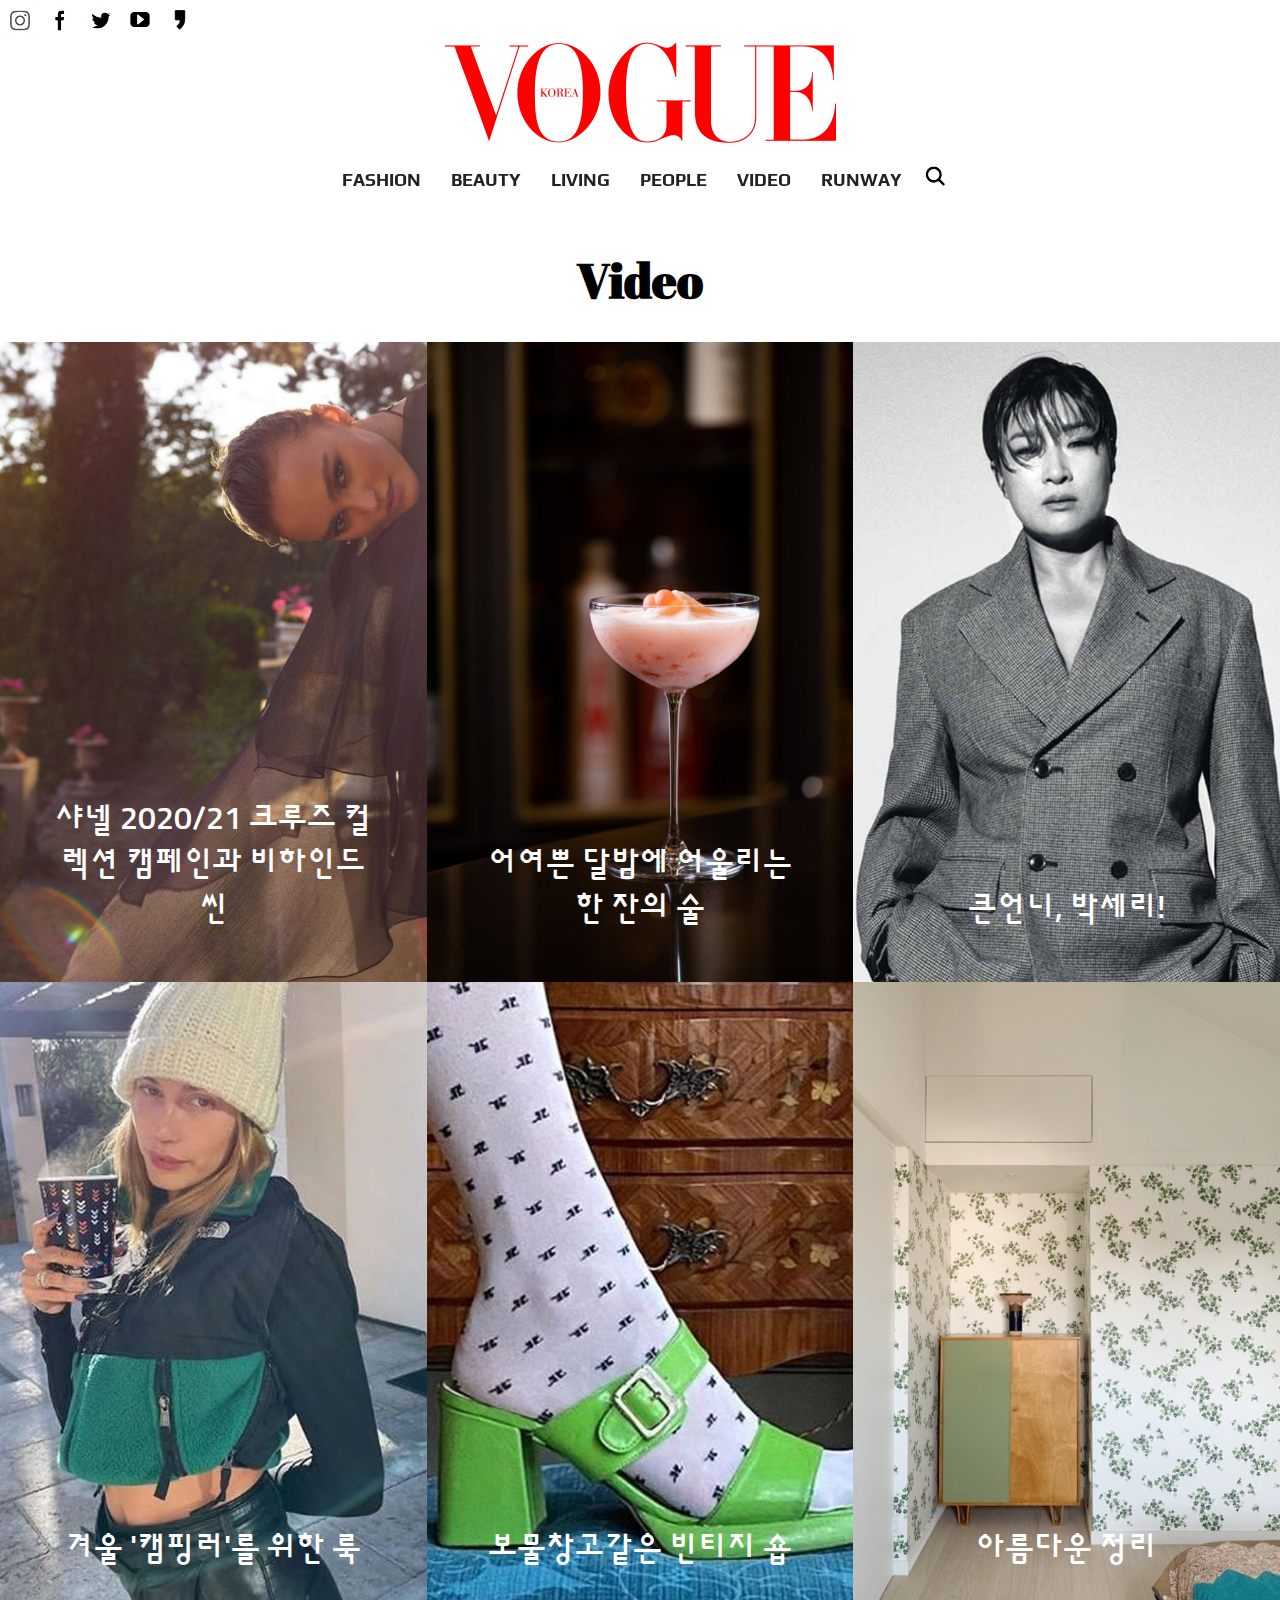
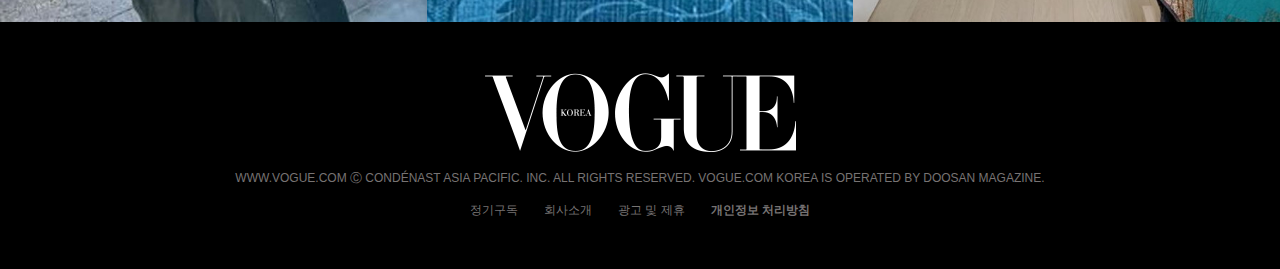
<file: video.html>
<!DOCTYPE html>
<html lang="ko">

<head>
    <meta charset="UTF-8">
    <meta name="viewport" content="width=device-width, initial-scale=1.0">
    <link rel="stylesheet" href="css/subpage.css">
    <link rel="stylesheet" href="css/mediaQuery.css">
    <title>VIDEO</title>
    <script src="js/jquery-3.4.1.min.js"></script>
    <script src="js/jquery-ui.min.js"></script>
    <script src="js/main.js"></script>   
    <script src="js/link.js"></script>
</head>

<body>
    <!--퀵메뉴-->
    <div class="to_top">
        <a href="#" class="top">
            <span class="top_text">TOP</span>
        </a>
    </div>



    <!--헤더영역-->
    <header class="clb">
        <!--sns영역-->
        <div class="sns">
            <ul class="snslink">
                <li><a href=""><span class="ir">인스타</span></a></li>
                <li><a href=""><span class="ir">페이스북</span></a></li>
                <li><a href=""><span class="ir">트위터</span></a></li>
                <li><a href=""><span class="ir">유튜브</span></a></li>
                <li><a href=""><span class="ir">카카오스토리</span></a></li>
            </ul>
        </div>

        <!--로고영역-->
        <div class="logo">
            <h1>
                <a href="">
                    <img src="images/vogue_logo_red.png" alt="보그코리아 로고">
                </a>
            </h1>
        </div>

        <!--GNB영역-->
        <div class="gnb_wrap">
            <nav>
                <ul class="gnb clb">
                    <li><a href="">FASHION</a></li>
                    <li><a href="">BEAUTY</a></li>
                    <li><a href="">LIVING</a></li>
                    <li><a href="">PEOPLE</a></li>
                    <li><a href="">VIDEO</a></li>
                    <li><a href="">RUNWAY</a></li>
                    <button class="Magnifier">
                        <img src="images/Magnifier.png" alt="검색버튼">
                        <img src="images/Magnifier_red.png" alt="검색버튼">
                    </button>
                </ul>
            </nav>
            <button id="ham">≡</button>
        </div>

        <!--1.4.모바일용 검색박스-->
        <div class="mos">
            <div class="mwrap">
                <div id="search">
                    <input type="text">
                </div>
                <button id="sbtn">
                    <img src="images/Magnifier_white.png" alt="검색버튼">
                </button>
            </div>
        </div>
    </header>

    <!--1.5.모바일용 메뉴박스-->
    <div class="mognb">
        <!--모바일네비게이션-->
        <nav id="mognb">
            <ul>
                <li>
                    <a href="#">FASHION</a>
                </li>
                <li>
                    <a href="#">BEAUTY</a>
                </li>
                <li>
                    <a href="#">LIVING</a>
                </li>
                <li>
                    <a href="#">PEOPLE</a>
                </li>
                <li>
                    <a href="#">VIDEO</a>
                </li>
                <li>
                    <a href="#">RUNWAY</a>
                </li>
            </ul>
        </nav>
        <!--sns링크 아이콘 박스-->
        <!--sns영역-->
        
            <ul class="snsico">
                <li><a href=""><span class="ir">인스타</span></a></li>
                <li><a href=""><span class="ir">페이스북</span></a></li>
                <li><a href=""><span class="ir">트위터</span></a></li>
                <li><a href=""><span class="ir">유튜브</span></a></li>
                <li><a href=""><span class="ir">카카오스토리</span></a></li>
            </ul>
        
        <!--매거진박스-->
        <figure class="magbox">
            <a href="#">
                <img src="images/mobmag.jpg" alt="보그잡지표지" class="mag">
            </a>
            <figcaption>
                정기구독을 신청하면 최대 30% 할인혜택을 드립니다!
            </figcaption>
            <button class="magbtn">정기구독 신청</button>
        </figure>
        <!--하단링크박스-->
        <ul class="moblink">
            <li>
                <a href="#">회사소개 /</a>
                <a href="#">광고 및 제휴 /</a>
            </li>
            <li>
                <a href="#"><strong>개인정보 처리방침</strong></a>
            </li>
        </ul>
    </div>
    
    
    <!--inbox area-->
    <div class="wrap inbox">


        <!--컨텐츠영역-->
        <section class="cont mt">
           <div class="sub_title">
                <h2>Video</h2>
            </div>
           
            <ul class="contlist">
                <li class="hover">
                    <a href="http://www.naver.com">
                        <img src="images/cont1.jpg" alt="컨텐츠1">
                        <span class="text">샤넬 2020/21 크루즈 컬렉션 캠페인과 비하인드 씬</span>
                        <!--hover 시 boder변경-->
                        <div class="boder"></div>
                    </a>
                </li>
                <li class="hover">
                    <a href=""><img src="images/cont2.jpg" alt="컨텐츠2">
                        <span class="text">어여쁜 달밤에 어울리는 한 잔의 술</span>
                        <!--hover 시 boder변경-->
                        <div class="boder"></div>
                    </a>
                </li>
                <li class="hover">
                    <a href=""><img src="images/cont3.jpg" alt="컨텐츠3">
                        <span class="text">큰언니, 박세리!</span>
                        <!--hover 시 boder변경-->
                        <div class="boder"></div>
                    </a>
                </li>
            </ul>
            
            <ul class="contlist">
                <li class="hover">
                    <a href="">
                        <img src="images/cont4.jpg" alt="컨텐츠1">
                        <span class="text">겨울 '캠핑러'를 위한 룩</span>
                        <!--hover 시 boder변경-->
                        <div class="boder"></div>
                    </a>
                </li>
                <li class="hover">
                    <a href="">
                        <img src="images/cont5.jpg" alt="컨텐츠2">
                        <span class="text">보물창고같은 빈티지 숍</span>
                        <!--hover 시 boder변경-->
                        <div class="boder"></div>
                    </a>
                </li>
                <li class="hover">
                    <a href=""><img src="images/cont6.jpg" alt="컨텐츠3">
                        <span class="text">아름다운 정리</span>
                        <!--hover 시 boder변경-->
                        <div class="boder"></div>
                    </a>
                </li>
            </ul>
        </section>


        <!--푸터영역-->
        <footer>
            <div class="logo">
                <img src="images/footer_logo.png" alt="보그코리아로고">
            </div>
            <address class="foot1">WWW.VOGUE.COM Ⓒ CONDÉNAST ASIA PACIFIC. INC. ALL RIGHTS RESERVED. VOGUE.COM KOREA IS OPERATED BY DOOSAN MAGAZINE.</address>
            <ul class="foot2">
                <li><a href="">정기구독</a></li>
                <li><a href="">회사소개</a></li>
                <li><a href="">광고 및 제휴</a></li>
                <li><a href=""><b>개인정보 처리방침</b></a></li>
            </ul>
        </footer>

    </div>

</body>

</html>
</file>
<file: css/mediaQuery.css>
@charset "utf-8";
/* mediaQuery.css - 미디어쿼리 CSS */


/* 테블릿 가로, 테블릿 세로 (해상도 768px ~ 1023px)*/
@media all and (min-width:692px) and (max-width:1023px) {
    .text {
        font-size: 1.7rem;
    }
}


@media all and (min-width:500px) and (max-width:691px) {
    .text {
        font-size: 1.5rem;
    }

    .mt {
        margin-top: 250px;
    }
}


/* 모바일 (해상도 500px 이하)*/
@media all and (max-width:500px) {
    .text {
        font-size: 1rem;
    }

    /*해더크기 줄임*/
    header {
        height: 60px;
    }
    .mt {margin-top: 60px;}

    /*햄버거 보이기*/
    #ham {
        display: block;
    }
    #ham:hover{
        color: #ff0000;
    }
    /*sns, gnb 숨김*/
    .sns,
    .gnb li {
        display: none;
    }

    /*로고 이미지*/
    header .logo img {
        position: absolute;
        width: 150px;
        top: 50%;
        left: 50%;
        transform: translate(-50%, -50%);
    }

    /*검색버튼*/
    .Magnifier {
    position: absolute;
    top: 50%;
    right:10px;
    transform: translateY(-50%);
    }
    footer .logo img{
        width: 50%;
    }
}
/*미디어쿼리*/
</file>
<file: css/subpage.css>
@charset "utf-8";
/* fashion.css - 레이아웃 디자인 */

/*파일 merging(합치기)*/

@import url(main.css);
@import url(reset.css);
@import url(core.css);
@import url(common.css);

/*Fashion 타이틀*/
.sub_title {
    text-align: center;
    font-size:3rem ;
    font-family: 'Abril Fatface', cursive;
    color: #000;
    padding: 30px;
}

/*컨텐츠영역*/
.contlist {
    width: 100%;
    display: flex;
}

.contlist li {
    width: 33.33%;
}

.contlist img {
    max-width: 100%;
    display: block;
}


/*패션*/
/*희색글자가 안보여서 그림자 주기*/
.shadow{
    position: absolute;
    top: 0;
    left: 0;
    width: 100%;
    height: 100%;
    box-shadow: inset 0px -171px 137px rgba(0, 0, 0, 0.49);
}
</file>
